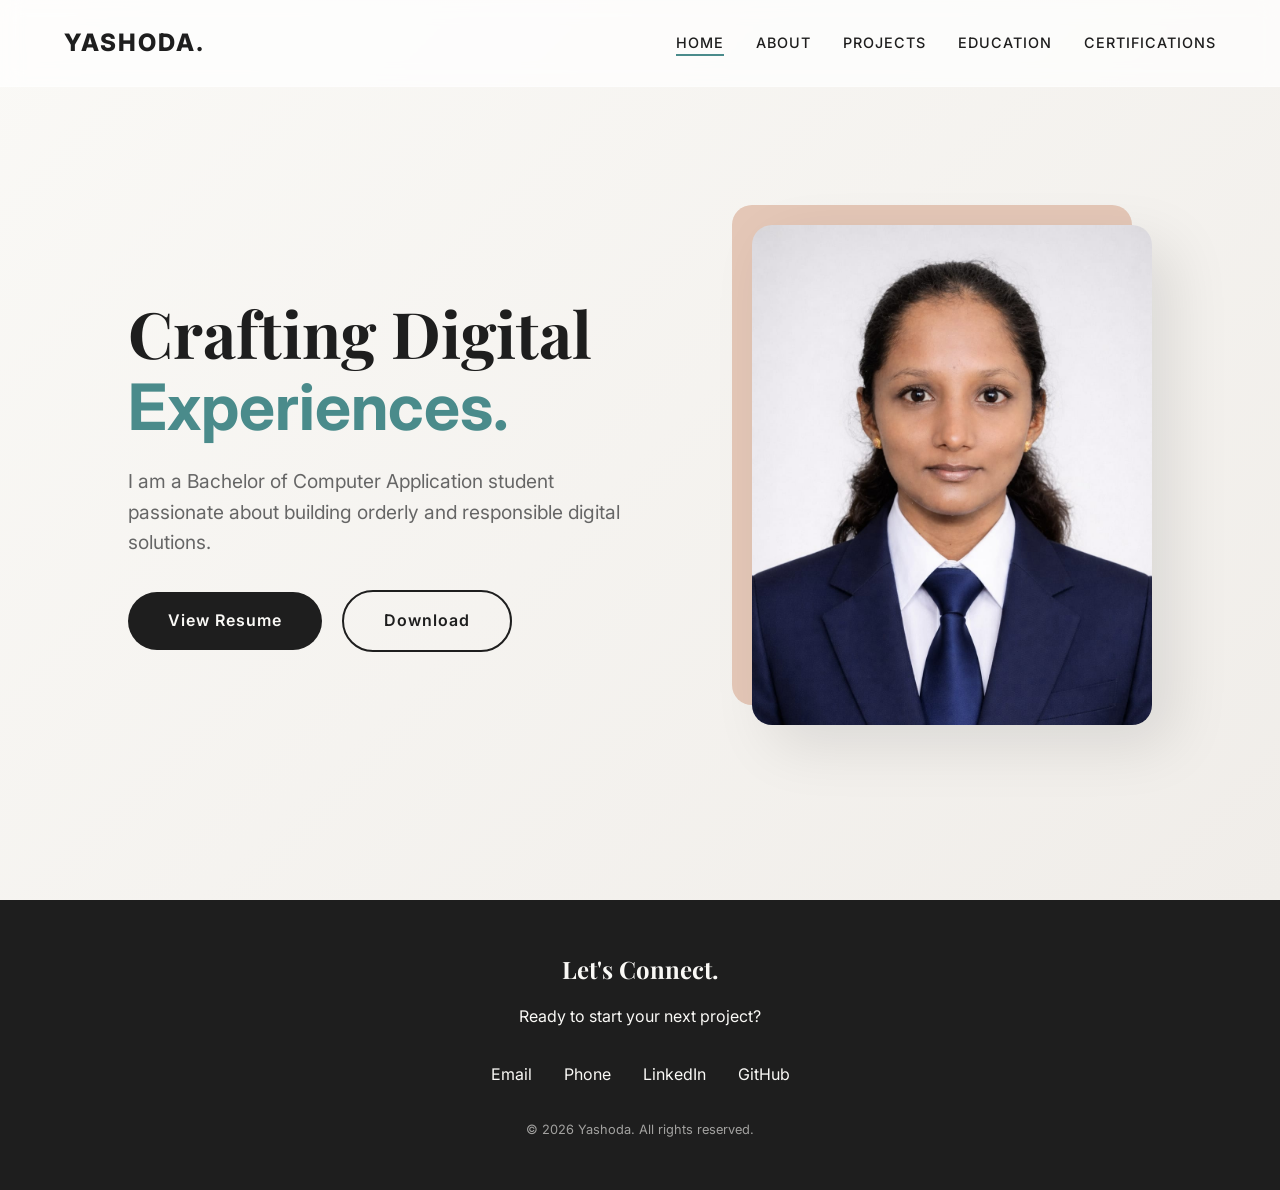
<file: index.html>
<!DOCTYPE html>
<html lang="en">
<head>
    <meta charset="UTF-8">
    <meta name="viewport" content="width=device-width, initial-scale=1.0">
    <title>Yashoda | Professional Portfolio</title>
    <meta name="description" content="Professional portfolio of Yashoda, a Computer Application student based in Tumkur.">
    <link rel="stylesheet" href="style.css">
</head>
<body>
    <nav>
        <div class="logo">YASHODA.</div>
        <ul class="nav-links">
            <li><a href="index.html" class="active">Home</a></li>
            <li><a href="about.html">About</a></li>
            <li><a href="projects.html">Projects</a></li>
            <li><a href="education.html">Education</a></li>
            <li><a href="certifications.html">Certifications</a></li>
        </ul>
    </nav>

    <section class="hero">
        <div class="hero-content reveal">
            <h1 class="serif">Crafting Digital <br><span style="color: var(--accent);">Experiences.</span></h1>
            <p>I am a Bachelor of Computer Application student passionate about building orderly and responsible digital solutions.</p>
            <div class="hero-btns">
                <a href="resume.jpg" target="_blank" class="btn btn-primary">View Resume</a>
                <a href="resume.jpg" download class="btn btn-outline">Download</a>
            </div>
        </div>
        <div class="hero-image reveal">
            <div class="image-wrapper">
                <img src="photo.jpeg" alt="Yashoda">
            </div>
        </div>
    </section>

    <footer>
        <div class="footer-content">
            <h2 class="serif">Let's Connect.</h2>
            <p>Ready to start your next project?</p>
            <div class="social-links">
                <a href="mailto:yashodhatk2@gmail.com">Email</a>
                <a href="tel:+919620149124">Phone</a>
                <a href="#">LinkedIn</a>
                <a href="#">GitHub</a>
            </div>
            <p style="font-size: 0.8rem; opacity: 0.6; margin-top: 2rem;">&copy; 2026 Yashoda. All rights reserved.</p>
        </div>
    </footer>

    <script src="script.js"></script>
</body>
</html>
</file>
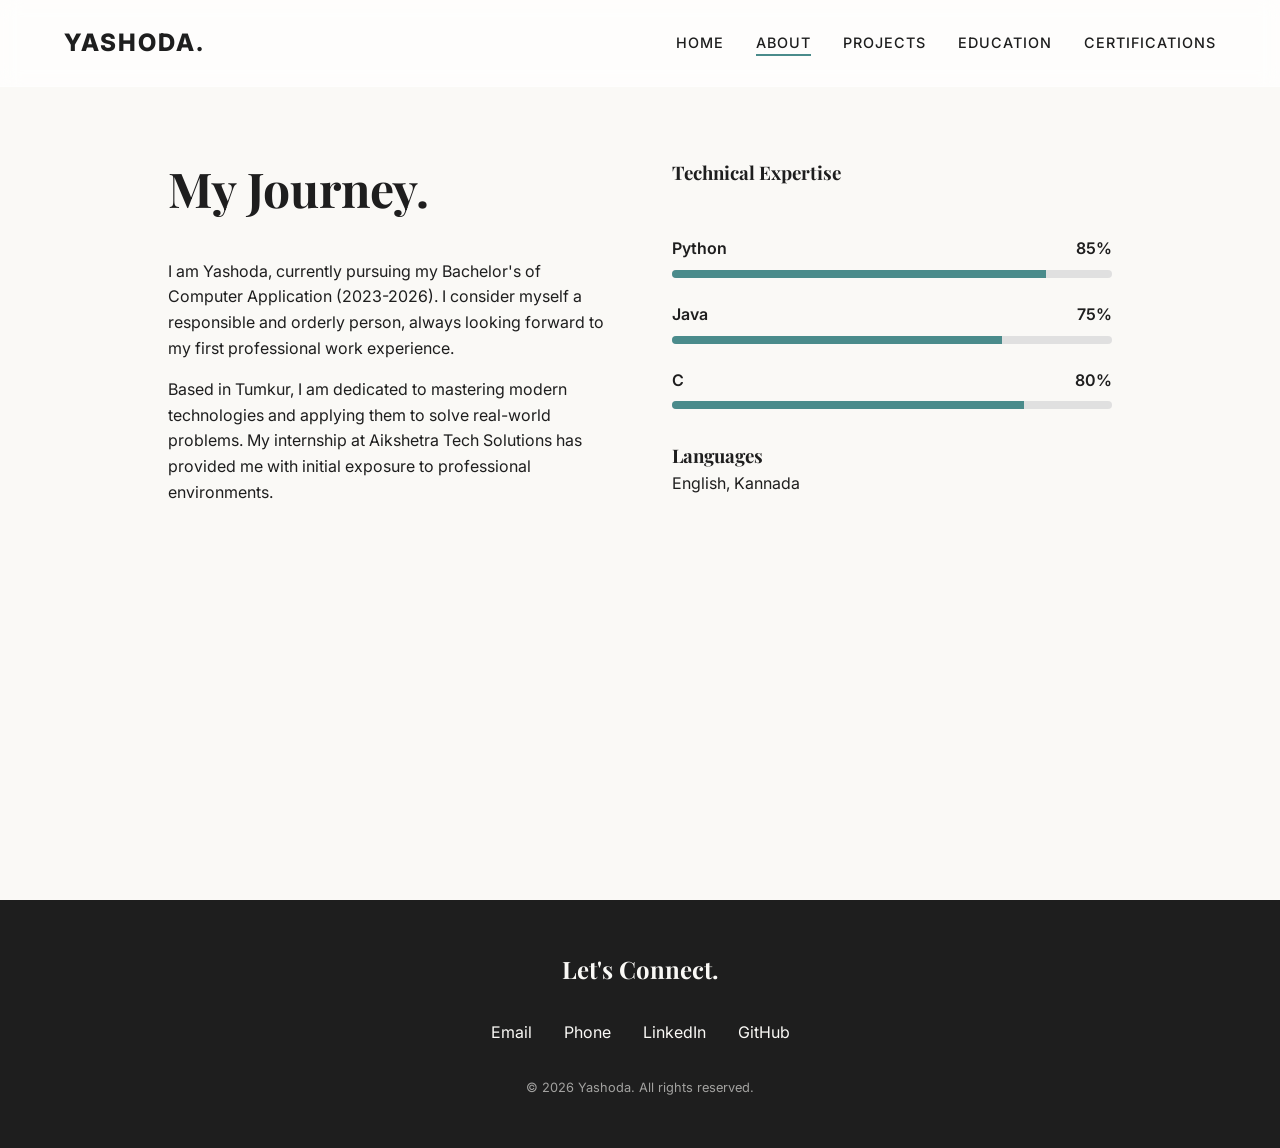
<file: about.html>
<!DOCTYPE html>
<html lang="en">
<head>
    <meta charset="UTF-8">
    <meta name="viewport" content="width=device-width, initial-scale=1.0">
    <title>About | Yashoda</title>
    <link rel="stylesheet" href="style.css">
    <style>
        .about-grid {
            display: grid;
            grid-template-columns: 1fr 1fr;
            gap: 4rem;
            align-items: center;
        }
        .skills-container {
            margin-top: 3rem;
        }
        .skill-item {
            margin-bottom: 1.5rem;
        }
        .skill-name {
            display: flex;
            justify-content: space-between;
            margin-bottom: 0.5rem;
            font-weight: 600;
        }
        .skill-bar {
            height: 8px;
            background: #e0e0e0;
            border-radius: 4px;
            overflow: hidden;
        }
        .skill-progress {
            height: 100%;
            background: var(--accent);
            width: 0;
            transition: width 1.5s ease-in-out;
        }
        @media (max-width: 768px) {
            .about-grid {
                grid-template-columns: 1fr;
            }
        }
    </style>
</head>
<body>
    <nav>
        <div class="logo">YASHODA.</div>
        <ul class="nav-links">
            <li><a href="index.html">Home</a></li>
            <li><a href="about.html" class="active">About</a></li>
            <li><a href="projects.html">Projects</a></li>
            <li><a href="education.html">Education</a></li>
            <li><a href="certifications.html">Certifications</a></li>
        </ul>
    </nav>

    <section class="container" style="padding-top: 150px;">
        <div class="about-grid">
            <div class="reveal">
                <h2 class="serif" style="font-size: 3rem; margin-bottom: 2rem;">My Journey.</h2>
                <p>I am Yashoda, currently pursuing my Bachelor's of Computer Application (2023-2026). I consider myself a responsible and orderly person, always looking forward to my first professional work experience.</p>
                <p style="margin-top: 1rem;">Based in Tumkur, I am dedicated to mastering modern technologies and applying them to solve real-world problems. My internship at Aikshetra Tech Solutions has provided me with initial exposure to professional environments.</p>
            </div>
            <div class="reveal">
                <h3 class="serif">Technical Expertise</h3>
                <div class="skills-container">
                    <div class="skill-item">
                        <div class="skill-name"><span>Python</span><span>85%</span></div>
                        <div class="skill-bar"><div class="skill-progress" data-width="85%"></div></div>
                    </div>
                    <div class="skill-item">
                        <div class="skill-name"><span>Java</span><span>75%</span></div>
                        <div class="skill-bar"><div class="skill-progress" data-width="75%"></div></div>
                    </div>
                    <div class="skill-item">
                        <div class="skill-name"><span>C</span><span>80%</span></div>
                        <div class="skill-bar"><div class="skill-progress" data-width="80%"></div></div>
                    </div>
                </div>
                <div style="margin-top: 2rem;">
                    <h3 class="serif">Languages</h3>
                    <p>English, Kannada</p>
                </div>
            </div>
        </div>
    </section>

    <footer>
        <div class="footer-content">
            <h2 class="serif">Let's Connect.</h2>
            <div class="social-links">
                <a href="mailto:yashodhatk2@gmail.com">Email</a>
                <a href="tel:+919620149124">Phone</a>
                <a href="#">LinkedIn</a>
                <a href="#">GitHub</a>
            </div>
            <p style="font-size: 0.8rem; opacity: 0.6; margin-top: 2rem;">&copy; 2026 Yashoda. All rights reserved.</p>
        </div>
    </footer>

    <script src="script.js"></script>
</body>
</html>
</file>
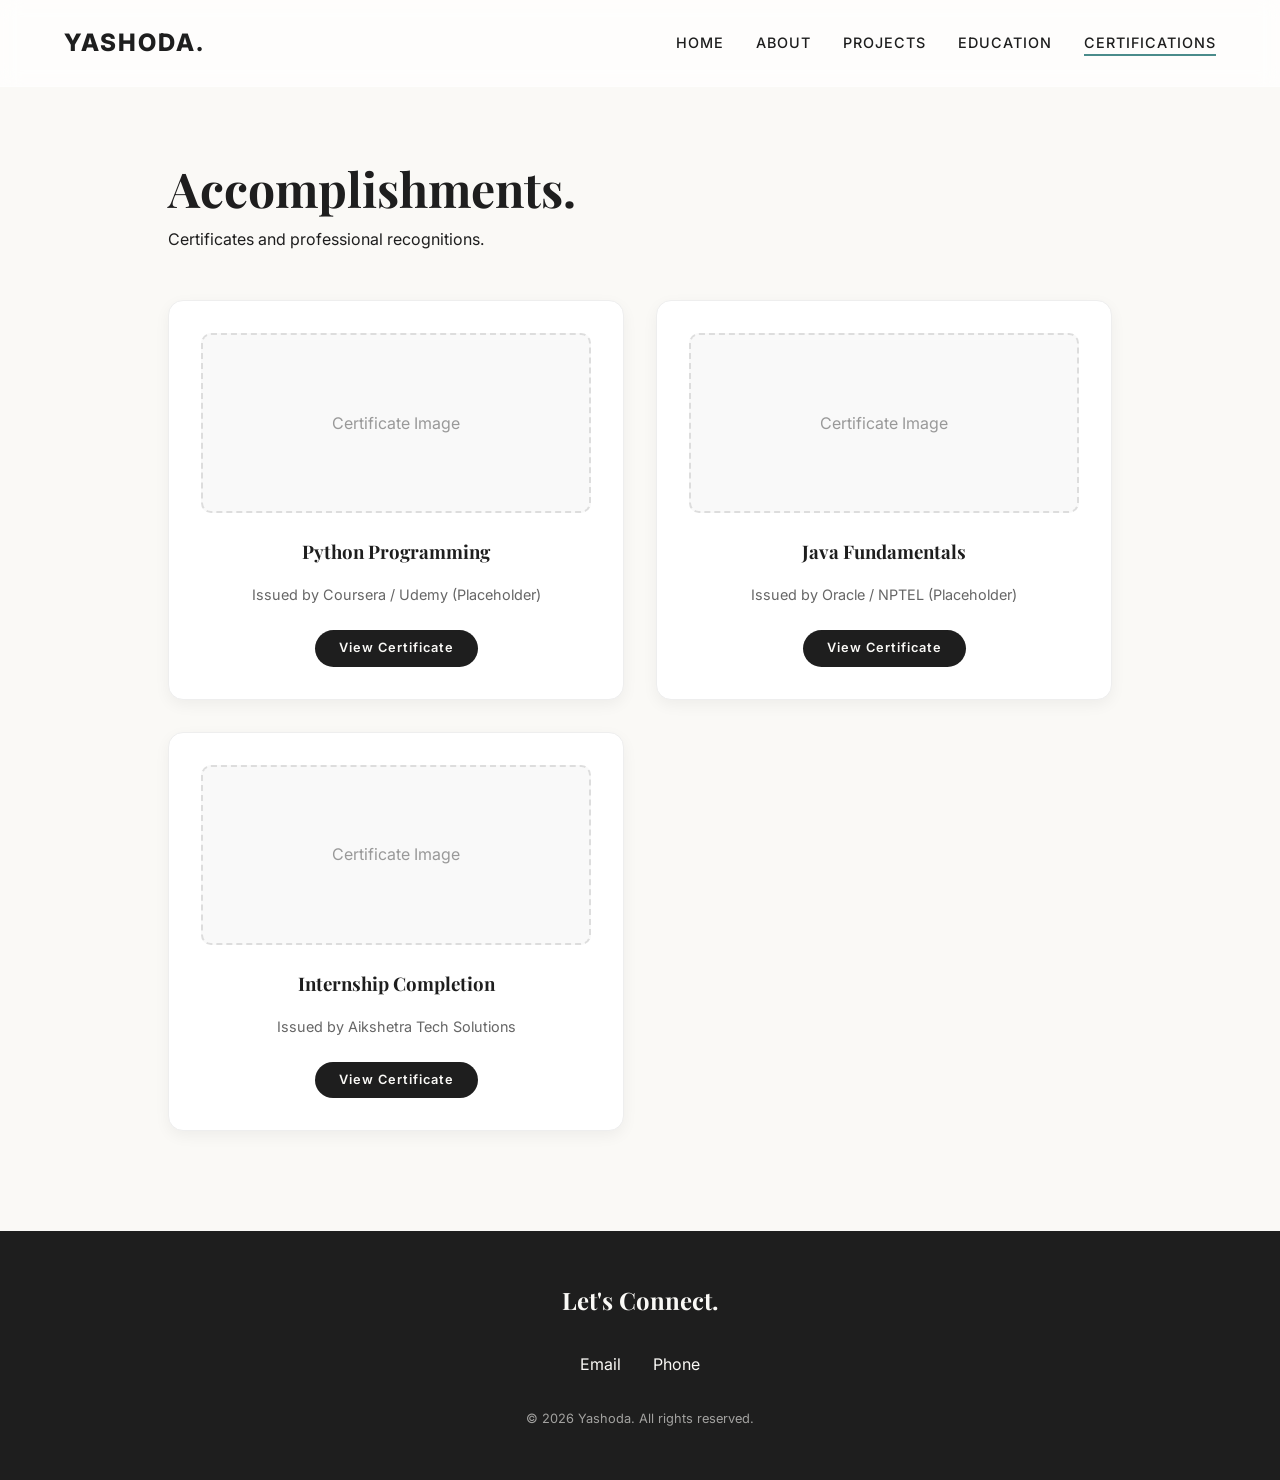
<file: certifications.html>
<!DOCTYPE html>
<html lang="en">
<head>
    <meta charset="UTF-8">
    <meta name="viewport" content="width=device-width, initial-scale=1.0">
    <title>Certifications | Yashoda</title>
    <link rel="stylesheet" href="style.css">
    <style>
        .cert-grid {
            display: grid;
            grid-template-columns: repeat(auto-fill, minmax(300px, 1fr));
            gap: 2rem;
            margin-top: 3rem;
        }
        .cert-card {
            background: white;
            border-radius: 15px;
            padding: 2rem;
            text-align: center;
            box-shadow: 0 5px 15px rgba(0,0,0,0.05);
            transition: var(--transition);
            border: 1px solid #eee;
        }
        .cert-card:hover {
            transform: translateY(-5px);
            border-color: var(--accent);
        }
        .cert-icon {
            font-size: 3rem;
            color: var(--primary);
            margin-bottom: 1.5rem;
        }
        .cert-card h3 {
            margin-bottom: 1rem;
        }
        .cert-card p {
            font-size: 0.9rem;
            color: #666;
            margin-bottom: 1.5rem;
        }
        .btn-sm {
            padding: 0.5rem 1.5rem;
            font-size: 0.8rem;
        }
        .placeholder-box {
            height: 180px;
            background: #f9f9f9;
            border: 2px dashed #ddd;
            border-radius: 10px;
            display: flex;
            align-items: center;
            justify-content: center;
            color: #999;
            margin-bottom: 1.5rem;
        }
    </style>
</head>
<body>
    <nav>
        <div class="logo">YASHODA.</div>
        <ul class="nav-links">
            <li><a href="index.html">Home</a></li>
            <li><a href="about.html">About</a></li>
            <li><a href="projects.html">Projects</a></li>
            <li><a href="education.html">Education</a></li>
            <li><a href="certifications.html" class="active">Certifications</a></li>
        </ul>
    </nav>

    <section class="container" style="padding-top: 150px;">
        <div class="reveal">
            <h2 class="serif" style="font-size: 3rem;">Accomplishments.</h2>
            <p>Certificates and professional recognitions.</p>
        </div>

        <div class="cert-grid">
            <div class="cert-card reveal">
                <div class="placeholder-box">Certificate Image</div>
                <h3 class="serif">Python Programming</h3>
                <p>Issued by Coursera / Udemy (Placeholder)</p>
                <a href="#" class="btn btn-primary btn-sm">View Certificate</a>
            </div>

            <div class="cert-card reveal">
                <div class="placeholder-box">Certificate Image</div>
                <h3 class="serif">Java Fundamentals</h3>
                <p>Issued by Oracle / NPTEL (Placeholder)</p>
                <a href="#" class="btn btn-primary btn-sm">View Certificate</a>
            </div>

            <div class="cert-card reveal">
                <div class="placeholder-box">Certificate Image</div>
                <h3 class="serif">Internship Completion</h3>
                <p>Issued by Aikshetra Tech Solutions</p>
                <a href="#" class="btn btn-primary btn-sm">View Certificate</a>
            </div>
        </div>
    </section>

    <footer>
        <div class="footer-content">
            <h2 class="serif">Let's Connect.</h2>
            <div class="social-links">
                <a href="mailto:yashodhatk2@gmail.com">Email</a>
                <a href="tel:+919620149124">Phone</a>
            </div>
            <p style="font-size: 0.8rem; opacity: 0.6; margin-top: 2rem;">&copy; 2026 Yashoda. All rights reserved.</p>
        </div>
    </footer>

    <script src="script.js"></script>
</body>
</html>
</file>
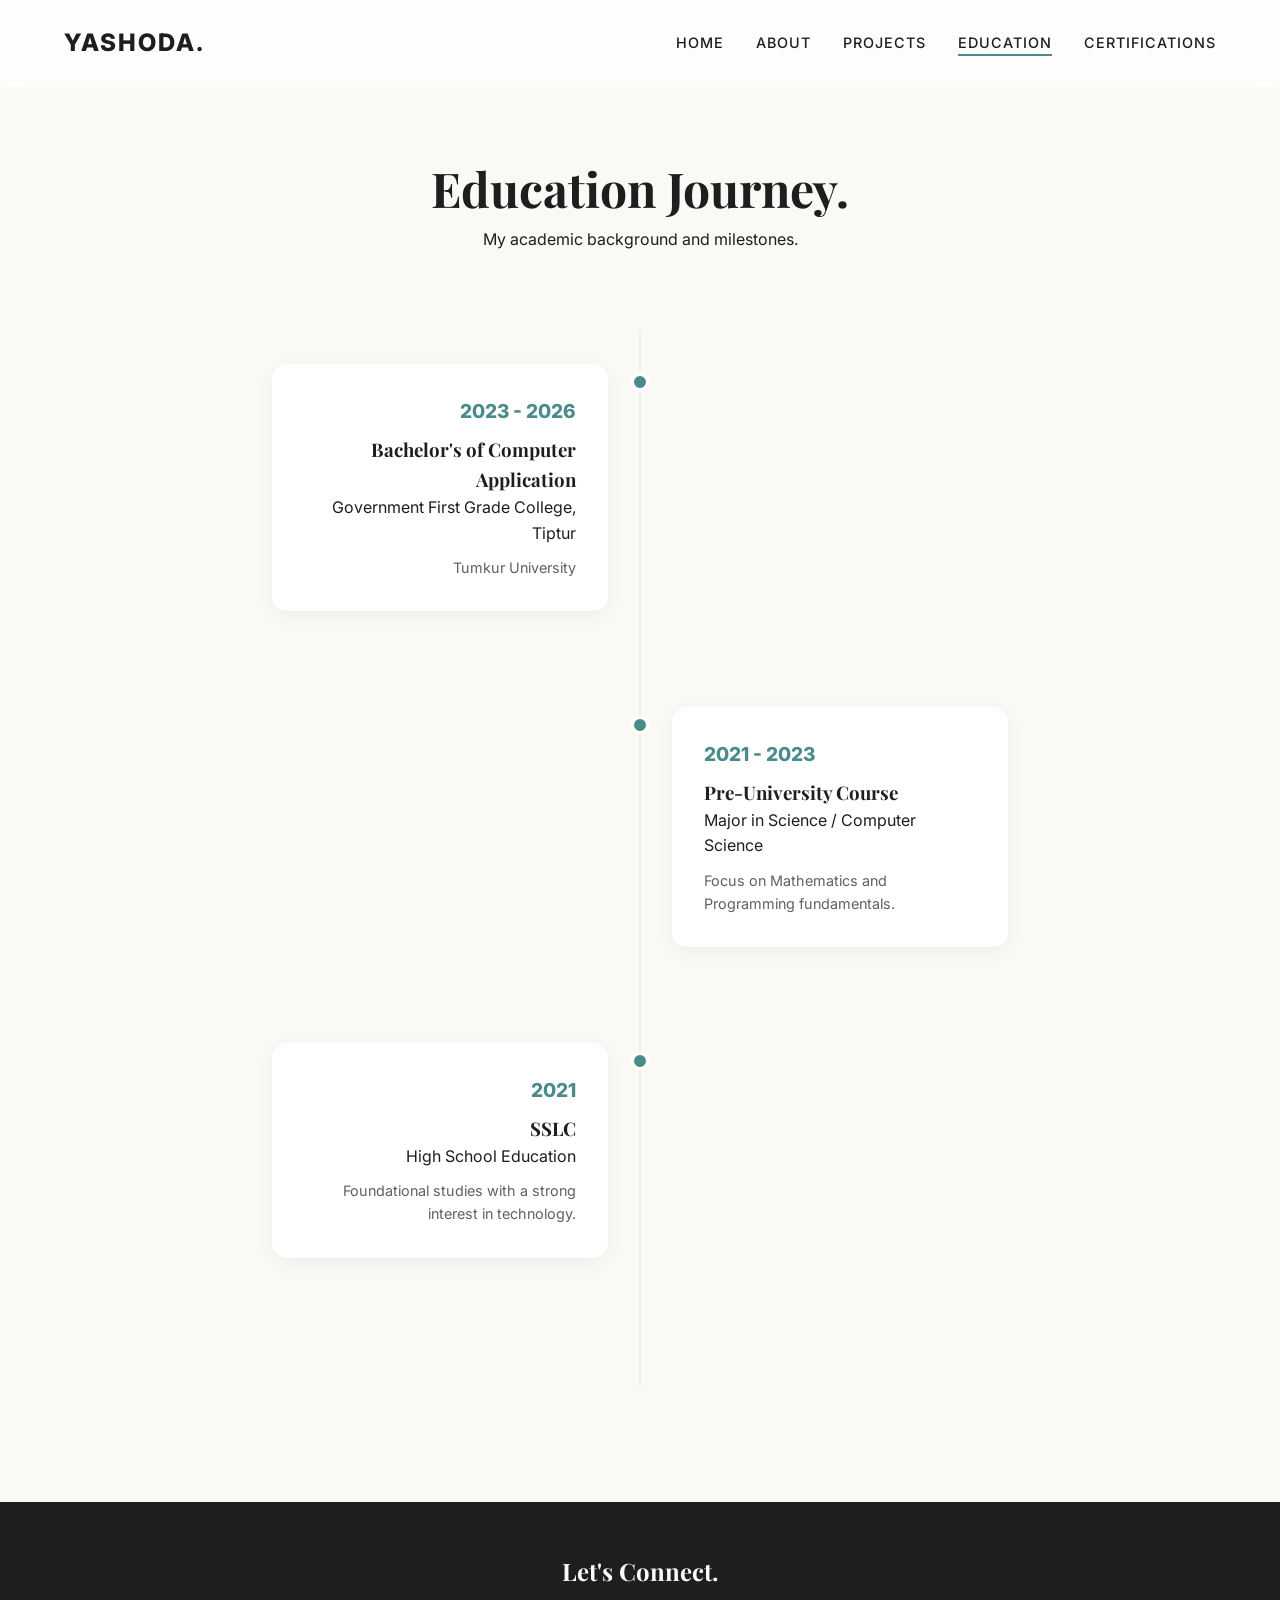
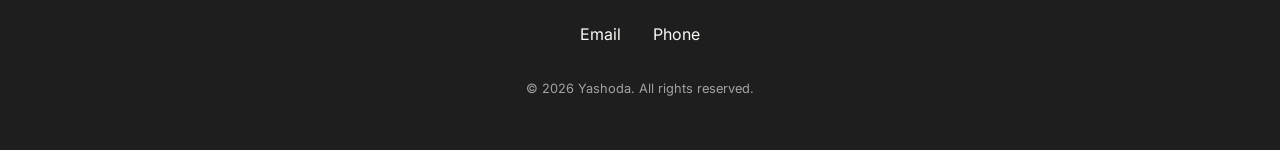
<file: education.html>
<!DOCTYPE html>
<html lang="en">
<head>
    <meta charset="UTF-8">
    <meta name="viewport" content="width=device-width, initial-scale=1.0">
    <title>Education | Yashoda</title>
    <link rel="stylesheet" href="style.css">
    <style>
        .timeline {
            position: relative;
            max-width: 800px;
            margin: 3rem auto;
            padding: 2rem 0;
        }
        .timeline::before {
            content: '';
            position: absolute;
            left: 50%;
            width: 2px;
            height: 100%;
            background: #eee;
            transform: translateX(-50%);
        }
        .timeline-item {
            position: relative;
            width: 50%;
            padding: 2rem;
            margin-bottom: 2rem;
        }
        .timeline-item:nth-child(odd) {
            left: 0;
            text-align: right;
        }
        .timeline-item:nth-child(even) {
            left: 50%;
            text-align: left;
        }
        .timeline-dot {
            position: absolute;
            top: 2.5rem;
            width: 20px;
            height: 20px;
            background: var(--accent);
            border: 4px solid white;
            border-radius: 50%;
            z-index: 2;
        }
        .timeline-item:nth-child(odd) .timeline-dot {
            right: -10px;
        }
        .timeline-item:nth-child(even) .timeline-dot {
            left: -10px;
        }
        .timeline-content {
            background: white;
            padding: 2rem;
            border-radius: 15px;
            box-shadow: 0 5px 20px rgba(0,0,0,0.05);
        }
        .year {
            font-weight: 800;
            color: var(--accent);
            font-size: 1.2rem;
            margin-bottom: 0.5rem;
            display: block;
        }
        @media (max-width: 768px) {
            .timeline::before {
                left: 20px;
            }
            .timeline-item {
                width: 100%;
                left: 0 !important;
                padding-left: 50px;
                text-align: left !important;
            }
            .timeline-dot {
                left: 10px !important;
            }
        }
    </style>
</head>
<body>
    <nav>
        <div class="logo">YASHODA.</div>
        <ul class="nav-links">
            <li><a href="index.html">Home</a></li>
            <li><a href="about.html">About</a></li>
            <li><a href="projects.html">Projects</a></li>
            <li><a href="education.html" class="active">Education</a></li>
            <li><a href="certifications.html">Certifications</a></li>
        </ul>
    </nav>

    <section class="container" style="padding-top: 150px;">
        <div class="reveal" style="text-align: center;">
            <h2 class="serif" style="font-size: 3rem;">Education Journey.</h2>
            <p>My academic background and milestones.</p>
        </div>

        <div class="timeline">
            <div class="timeline-item reveal">
                <div class="timeline-dot"></div>
                <div class="timeline-content">
                    <span class="year">2023 - 2026</span>
                    <h3 class="serif">Bachelor's of Computer Application</h3>
                    <p>Government First Grade College, Tiptur</p>
                    <p style="font-size: 0.9rem; margin-top: 10px; opacity: 0.7;">Tumkur University</p>
                </div>
            </div>

            <div class="timeline-item reveal">
                <div class="timeline-dot"></div>
                <div class="timeline-content">
                    <span class="year">2021 - 2023</span>
                    <h3 class="serif">Pre-University Course</h3>
                    <p>Major in Science / Computer Science</p>
                    <p style="font-size: 0.9rem; margin-top: 10px; opacity: 0.7;">Focus on Mathematics and Programming fundamentals.</p>
                </div>
            </div>
            
            <div class="timeline-item reveal">
                <div class="timeline-dot"></div>
                <div class="timeline-content">
                    <span class="year">2021</span>
                    <h3 class="serif">SSLC</h3>
                    <p>High School Education</p>
                    <p style="font-size: 0.9rem; margin-top: 10px; opacity: 0.7;">Foundational studies with a strong interest in technology.</p>
                </div>
            </div>
        </div>
    </section>

    <footer>
        <div class="footer-content">
            <h2 class="serif">Let's Connect.</h2>
            <div class="social-links">
                <a href="mailto:yashodhatk2@gmail.com">Email</a>
                <a href="tel:+919620149124">Phone</a>
            </div>
            <p style="font-size: 0.8rem; opacity: 0.6; margin-top: 2rem;">&copy; 2026 Yashoda. All rights reserved.</p>
        </div>
    </footer>

    <script src="script.js"></script>
</body>
</html>
</file>
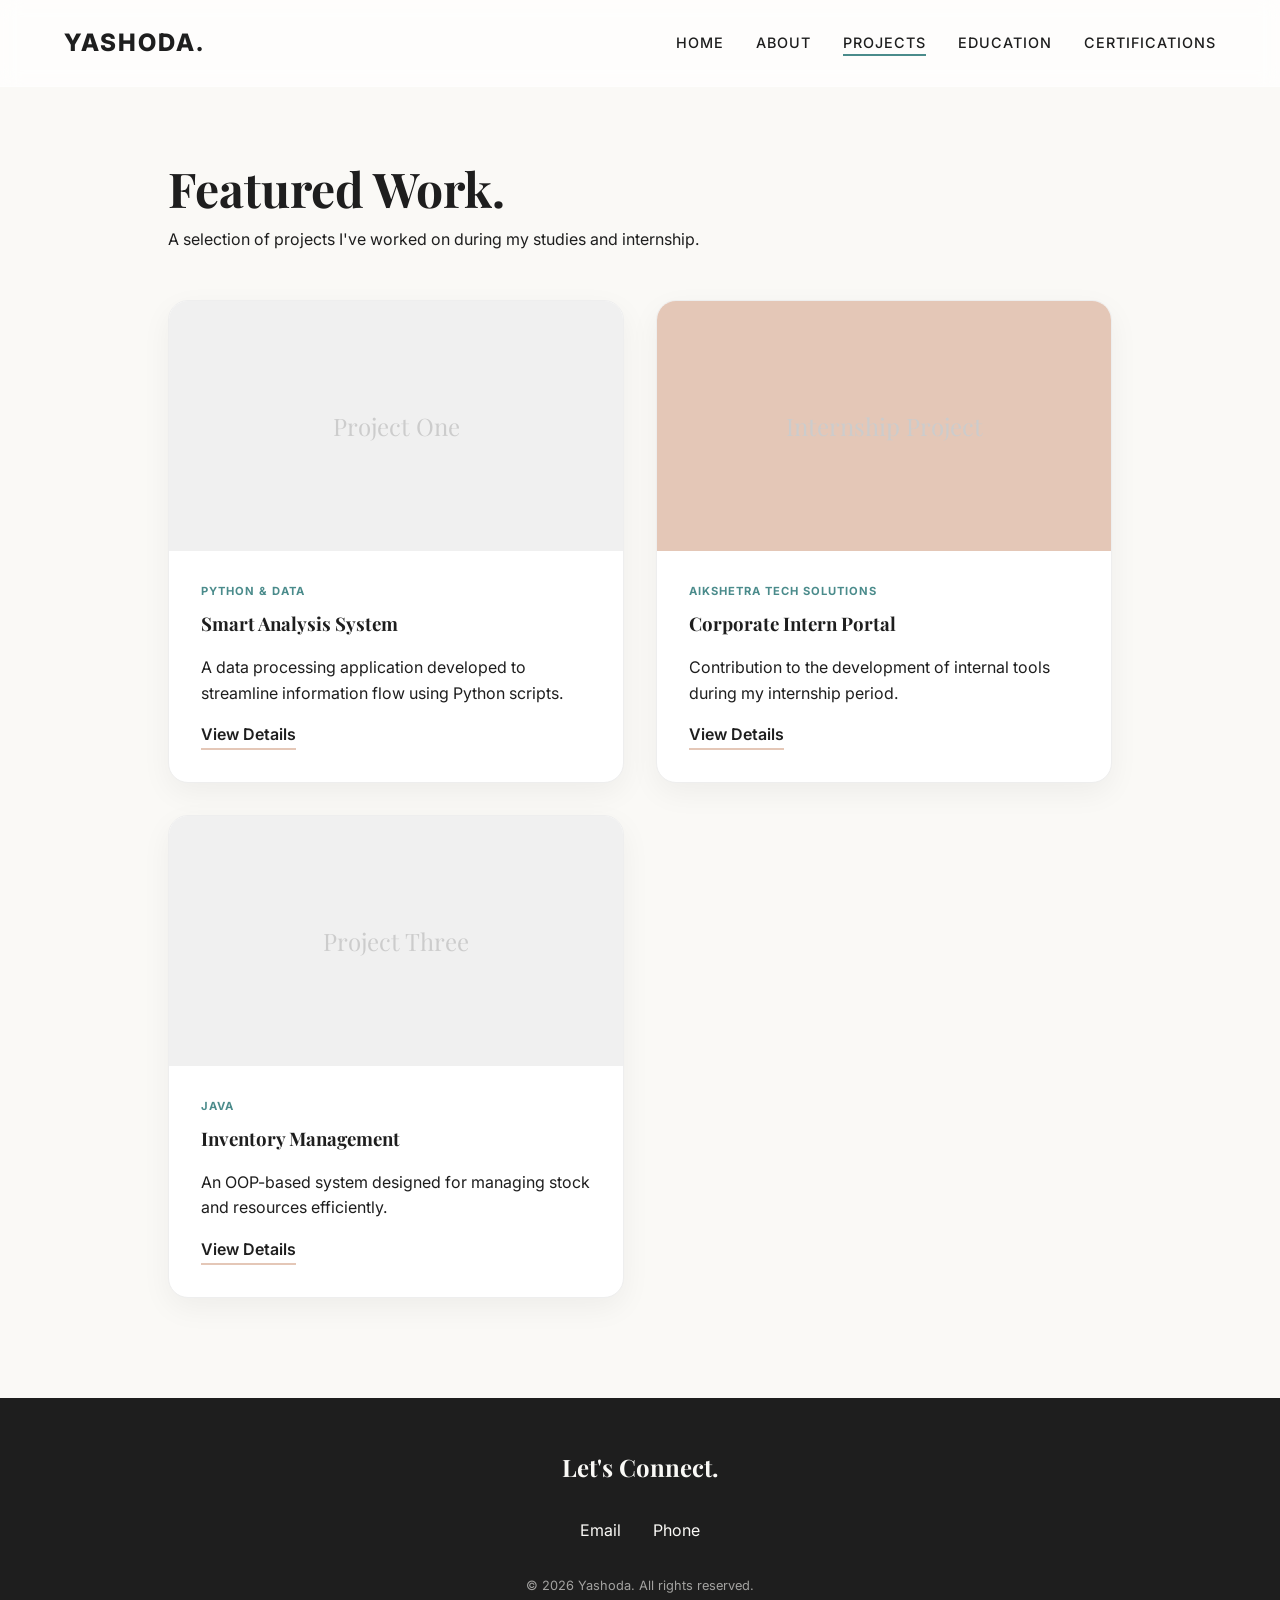
<file: projects.html>
<!DOCTYPE html>
<html lang="en">
<head>
    <meta charset="UTF-8">
    <meta name="viewport" content="width=device-width, initial-scale=1.0">
    <title>Projects | Yashoda</title>
    <link rel="stylesheet" href="style.css">
    <style>
        .projects-grid {
            display: grid;
            grid-template-columns: repeat(auto-fill, minmax(350px, 1fr));
            gap: 2rem;
            margin-top: 3rem;
        }
        .project-card {
            background: white;
            border-radius: 20px;
            overflow: hidden;
            box-shadow: 0 10px 30px rgba(0,0,0,0.05);
            transition: var(--transition);
            border: 1px solid #eee;
        }
        .project-card:hover {
            transform: translateY(-10px);
            box-shadow: 0 20px 40px rgba(0,0,0,0.1);
        }
        .project-img {
            height: 250px;
            background: #f0f0f0;
            display: flex;
            align-items: center;
            justify-content: center;
            font-family: 'Playfair Display', serif;
            font-size: 1.5rem;
            color: #ccc;
        }
        .project-info {
            padding: 2rem;
        }
        .project-tag {
            font-size: 0.7rem;
            text-transform: uppercase;
            letter-spacing: 1px;
            color: var(--accent);
            font-weight: 700;
            margin-bottom: 0.5rem;
            display: block;
        }
        .project-info h3 {
            margin-bottom: 1rem;
        }
        .project-link {
            display: inline-block;
            margin-top: 1rem;
            font-weight: 600;
            color: var(--secondary);
            border-bottom: 2px solid var(--primary);
        }
    </style>
</head>
<body>
    <nav>
        <div class="logo">YASHODA.</div>
        <ul class="nav-links">
            <li><a href="index.html">Home</a></li>
            <li><a href="about.html">About</a></li>
            <li><a href="projects.html" class="active">Projects</a></li>
            <li><a href="education.html">Education</a></li>
            <li><a href="certifications.html">Certifications</a></li>
        </ul>
    </nav>

    <section class="container" style="padding-top: 150px;">
        <div class="reveal">
            <h2 class="serif" style="font-size: 3rem;">Featured Work.</h2>
            <p>A selection of projects I've worked on during my studies and internship.</p>
        </div>

        <div class="projects-grid">
            <div class="project-card reveal">
                <div class="project-img">Project One</div>
                <div class="project-info">
                    <span class="project-tag">Python & Data</span>
                    <h3 class="serif">Smart Analysis System</h3>
                    <p>A data processing application developed to streamline information flow using Python scripts.</p>
                    <a href="#" class="project-link">View Details</a>
                </div>
            </div>

            <div class="project-card reveal">
                <div class="project-img" style="background: var(--primary);">Internship Project</div>
                <div class="project-info">
                    <span class="project-tag">Aikshetra Tech Solutions</span>
                    <h3 class="serif">Corporate Intern Portal</h3>
                    <p>Contribution to the development of internal tools during my internship period.</p>
                    <a href="#" class="project-link">View Details</a>
                </div>
            </div>

            <div class="project-card reveal">
                <div class="project-img">Project Three</div>
                <div class="project-info">
                    <span class="project-tag">Java</span>
                    <h3 class="serif">Inventory Management</h3>
                    <p>An OOP-based system designed for managing stock and resources efficiently.</p>
                    <a href="#" class="project-link">View Details</a>
                </div>
            </div>
        </div>
    </section>

    <footer>
        <div class="footer-content">
            <h2 class="serif">Let's Connect.</h2>
            <div class="social-links">
                <a href="mailto:yashodhatk2@gmail.com">Email</a>
                <a href="tel:+919620149124">Phone</a>
            </div>
            <p style="font-size: 0.8rem; opacity: 0.6; margin-top: 2rem;">&copy; 2026 Yashoda. All rights reserved.</p>
        </div>
    </footer>

    <script src="script.js"></script>
</body>
</html>
</file>
<file: style.css>
@import url('https://fonts.googleapis.com/css2?family=Inter:wght@300;400;500;600;700&family=Playfair+Display:wght@700;800&display=swap');

:root {
    --primary: #E4C7B7;
    --secondary: #1E1E1E;
    --accent: #4A8B8B;
    --bg-light: #FAF9F6;
    --text-dark: #1E1E1E;
    --text-light: #FAF9F6;
    --glass: rgba(255, 255, 255, 0.7);
    --glass-border: rgba(255, 255, 255, 0.3);
    --transition: all 0.4s cubic-bezier(0.165, 0.84, 0.44, 1);
}

* {
    margin: 0;
    padding: 0;
    box-sizing: border-box;
    font-family: 'Inter', sans-serif;
}

body {
    background-color: var(--bg-light);
    color: var(--text-dark);
    line-height: 1.6;
    overflow-x: hidden;
}

h1, h2, h3, .serif {
    font-family: 'Playfair Display', serif;
}

a {
    text-decoration: none;
    color: inherit;
    transition: var(--transition);
}

ul {
    list-style: none;
}

/* Navbar */
nav {
    position: fixed;
    top: 0;
    width: 100%;
    padding: 1.5rem 5%;
    display: flex;
    justify-content: space-between;
    align-items: center;
    background: var(--glass);
    backdrop-filter: blur(10px);
    z-index: 1000;
    border-bottom: 1px solid var(--glass-border);
}

.logo {
    font-size: 1.5rem;
    font-weight: 800;
    letter-spacing: 2px;
    color: var(--secondary);
}

.nav-links {
    display: flex;
    gap: 2rem;
}

.nav-links a {
    font-weight: 500;
    font-size: 0.9rem;
    text-transform: uppercase;
    letter-spacing: 1px;
    position: relative;
}

.nav-links a::after {
    content: '';
    position: absolute;
    bottom: -5px;
    left: 0;
    width: 0;
    height: 2px;
    background: var(--accent);
    transition: var(--transition);
}

.nav-links a:hover::after, .nav-links a.active::after {
    width: 100%;
}

/* Sections */
section {
    padding: 100px 10%;
    min-height: 100vh;
}

.container {
    max-width: 1200px;
    margin: 0 auto;
}

/* Hero Section */
.hero {
    display: flex;
    align-items: center;
    justify-content: space-between;
    padding-top: 150px;
    background: linear-gradient(135deg, var(--bg-light) 0%, #F0EDE9 100%);
}

.hero-content {
    flex: 1;
}

.hero-content h1 {
    font-size: 4rem;
    line-height: 1.1;
    margin-bottom: 1.5rem;
    color: var(--secondary);
}

.hero-content p {
    font-size: 1.2rem;
    color: #666;
    margin-bottom: 2rem;
    max-width: 500px;
}

.hero-image {
    flex: 1;
    display: flex;
    justify-content: flex-end;
}

.image-wrapper {
    position: relative;
    width: 400px;
    height: 500px;
}

.image-wrapper img {
    width: 100%;
    height: 100%;
    object-fit: cover;
    border-radius: 20px;
    box-shadow: 20px 20px 60px rgba(0,0,0,0.1);
    position: relative;
    z-index: 2;
}

.image-wrapper::before {
    content: '';
    position: absolute;
    top: -20px;
    left: -20px;
    width: 100%;
    height: 100%;
    background: var(--primary);
    border-radius: 20px;
    z-index: 1;
}

/* Buttons */
.btn {
    display: inline-block;
    padding: 1rem 2.5rem;
    border-radius: 50px;
    font-weight: 600;
    letter-spacing: 1px;
    cursor: pointer;
    transition: var(--transition);
}

.btn-primary {
    background: var(--secondary);
    color: var(--text-light);
}

.btn-primary:hover {
    background: var(--accent);
    transform: translateY(-5px);
    box-shadow: 0 10px 20px rgba(0,0,0,0.1);
}

.btn-outline {
    border: 2px solid var(--secondary);
    color: var(--secondary);
    margin-left: 1rem;
}

.btn-outline:hover {
    background: var(--secondary);
    color: var(--text-light);
}

/* Footer */
footer {
    padding: 50px 10%;
    background: var(--secondary);
    color: var(--text-light);
    text-align: center;
}

.footer-content h2 {
    margin-bottom: 1rem;
}

.social-links {
    display: flex;
    justify-content: center;
    gap: 2rem;
    margin: 2rem 0;
}

.social-links a:hover {
    color: var(--primary);
}

/* Animations */
.reveal {
    opacity: 0;
    transform: translateY(30px);
    transition: all 0.8s ease-out;
}

.reveal.active {
    opacity: 1;
    transform: translateY(0);
}

/* Mobile Responsive */
@media (max-width: 992px) {
    .hero {
        flex-direction: column;
        text-align: center;
        padding-top: 120px;
    }
    .hero-content h1 {
        font-size: 3rem;
    }
    .hero-content p {
        margin: 0 auto 2rem;
    }
    .hero-image {
        margin-top: 50px;
        justify-content: center;
    }
    .image-wrapper {
        width: 300px;
        height: 380px;
    }
    .nav-links {
        display: none; /* Add hamburger later if needed */
    }
}
</file>
